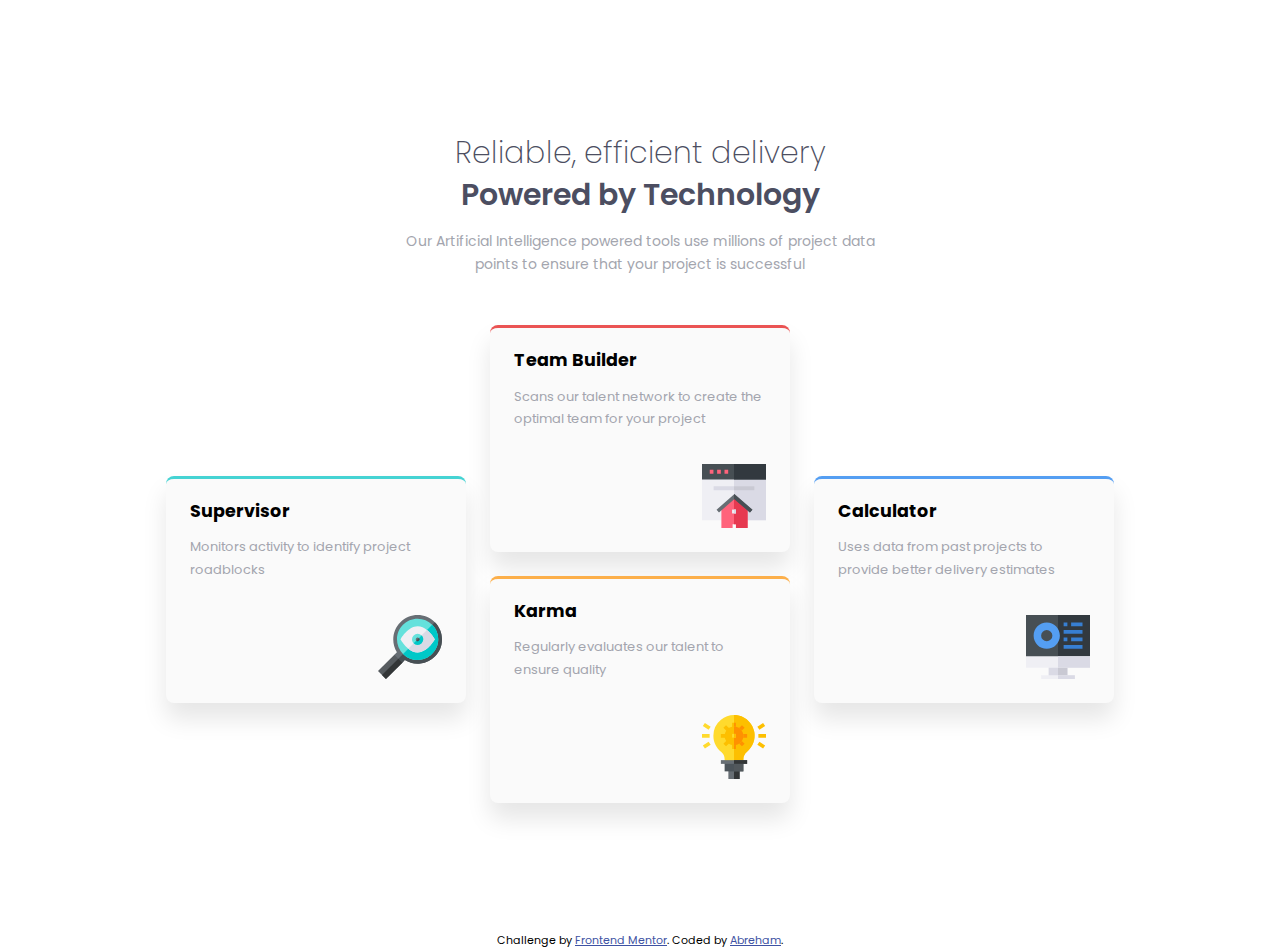
<file: index.html>
<!DOCTYPE html>
<html lang="en">
  <head>
    <meta charset="UTF-8" />
    <meta name="viewport" content="width=device-width, initial-scale=1.0" />

    <link
      rel="icon"
      type="image/png"
      sizes="32x32"
      href="./images/favicon-32x32.png"
    />

    <link rel="preconnect" href="https://fonts.googleapis.com" />
    <link rel="preconnect" href="https://fonts.gstatic.com" crossorigin />
    <link
      href="https://fonts.googleapis.com/css2?family=Poppins:wght@200;400;600&display=swap"
      rel="stylesheet"
    />
    <title>Frontend Mentor | Four card feature section</title>
    <link rel="stylesheet" href="style.css" />
  </head>
  <body>
    <section class="section-feature">
      <div class="feature-intro">
        <h2 class="feature-heading">
          Reliable, efficient delivery
          <span>Powered by Technology</span>
        </h2>
        <p class="feature-text">
          Our Artificial Intelligence powered tools use millions of project data
          points to ensure that your project is successful
        </p>
      </div>
      <div class="feature-card">
        <ul class="feature-card-list">
          <li class="card-item card-1">
            <h3 class="card-heading">Supervisor</h3>
            <p class="card-text">
              Monitors activity to identify project roadblocks
            </p>

            <img
              src="images/icon-supervisor.svg"
              alt="Idetifier glass"
              class="icon"
            />
          </li>
          <li class="card-item card-2">
            <h3 class="card-heading">Team Builder</h3>
            <p class="card-text">
              Scans our talent network to create the optimal team for your
              project
            </p>

            <img
              src="images/icon-team-builder.svg"
              alt="home icon"
              class="icon"
            />
          </li>
          <li class="card-item card-3">
            <h3 class="card-heading">Karma</h3>
            <p class="card-text">
              Regularly evaluates our talent to ensure quality
            </p>

            <img src="images/icon-karma.svg" alt="icon ideia" class="icon" />
          </li>
          <li class="card-item card-4">
            <h3 class="card-heading">Calculator</h3>
            <p class="card-text">
              Uses data from past projects to provide better delivery estimates
            </p>

            <img
              src="images/icon-calculator.svg"
              alt="calculator icon"
              class="icon"
            />
          </li>
        </ul>
      </div>
    </section>

    <footer>
      <p class="attribution">
        Challenge by
        <a href="https://www.frontendmentor.io?ref=challenge" target="_blank"
          >Frontend Mentor</a
        >. Coded by
        <a
          href="https://www.frontendmentor.io/profile/redstorm-hub"
          target="_blank"
          >Abreham</a
        >.
      </p>
    </footer>
  </body>
</html>
</file>
<file: style.css>
/*$$$$$$$$$$$$$$$$$$$$$$$$$$$$$$$$$$$$$$$$$$$$$$$$$$$$$
                # GENERAL Styling
$$$$$$$$$$$$$$$$$$$$$$$$$$$$$$$$$$$$$$$$$$$$$$$$$$$$$$$*/
* {
  margin: 0;
  padding: 0;
  box-sizing: inherit;
}

html {
  font-size: 62.5%;
  box-sizing: border-box;
}

body {
  font-family: "Poppins", sans-serif;
  font-weight: 400;
  font-size: 1.5rem;
  line-height: 1;
}

/*$$$$$$$$$$$$$$$$$$$$$$$$$$$$$$$$$$$$$$$$$$$$$$$$$$$$$
                # MAIN Styling
$$$$$$$$$$$$$$$$$$$$$$$$$$$$$$$$$$$$$$$$$$$$$$$$$$$$$$$*/
.section-feature {
  min-height: 95vh;
  margin: 4rem 0;

  display: grid;
  justify-content: center;
  align-items: center;
  gap: 5rem;
}

.feature-intro {
  align-self: end;
  display: grid;
  justify-items: center;

  gap: 1.4rem;
}

.feature-heading {
  text-align: center;
  color: hsl(234, 12%, 34%);
  font-weight: 200;
  font-size: 3rem;
  line-height: 1.4;
}

.feature-heading span {
  font-weight: 600;
  display: block;
}

.feature-text {
  color: hsl(229, 6%, 66%);
  line-height: 1.6;
  width: 50%;
  text-align: center;
  font-size: 1.4rem;
}

.feature-card {
  align-self: start;
  display: flex;
  justify-content: center;
}

.feature-card-list {
  display: grid;
  grid-template-columns: repeat(3, 300px);
  gap: 2.4rem;
}

.card-item {
  list-style: none;
  background-color: hsl(0, 0%, 98%);
  box-shadow: 0 1.6rem 2.4rem rgba(0, 0, 0, 0.1);
  border-radius: 8px;
  padding: 2.4rem;

  display: flex;
  flex-direction: column;
  gap: 1.6rem;
}

.card-1 {
  border-top: 3px solid hsl(180, 62%, 55%);
  grid-row: 2;

  transform: translateY(-10rem);
}

.card-2 {
  border-top: 3px solid hsl(0, 78%, 62%);
  grid-row: 1;
  grid-column: 2;
}

.card-3 {
  border-top: 3px solid hsl(34, 97%, 64%);
  grid-column: 2;
}

.card-4 {
  border-top: 3px solid hsl(212, 86%, 64%);
  grid-row: 2;
  grid-column: 3;

  transform: translateY(-10rem);
}

.card-text {
  font-size: 1.3rem;
  color: hsl(229, 6%, 66%);
  line-height: 1.7;
}

.icon {
  align-self: flex-end;

  padding-top: 1.8rem;
}
/*$$$$$$$$$$$$$$$$$$$$$$$$$$$$$$$$$$$$$$$$$$$$$$$$$$$$$
                # FOOTER Styling
$$$$$$$$$$$$$$$$$$$$$$$$$$$$$$$$$$$$$$$$$$$$$$$$$$$$$$$*/

.attribution {
  font-size: 11px;
  text-align: center;
}
.attribution a {
  color: hsl(228, 45%, 44%);
}

/*$$$$$$$$$$$$$$$$$$$$$$$$$$$$$$$$$$$$$$$$$$$$$$$$$$$$$
                # Media Quieris
$$$$$$$$$$$$$$$$$$$$$$$$$$$$$$$$$$$$$$$$$$$$$$$$$$$$$$$*/
/* $$$$$$$$$$$$$
        (Below: 1000px)
$$$$$$$$$$$$$ */
@media (max-width: 62.5em) {
  .feature-card-list {
    grid-template-columns: repeat(2, 1fr);
    gap: 2.4rem;

    padding: 0 8rem;
  }

  .card-1 {
    grid-row: 1;
    transform: translateY(0);
  }

  .card-2 {
    grid-row: 1;
    grid-column: 2;
  }

  .card-3 {
    grid-column: 1;
  }

  .card-4 {
    grid-row: 2;
    grid-column: 2;
    transform: translateY(0);
  }
}
/* $$$$$$$$$$$$$
        (Below: 800px)
$$$$$$$$$$$$$ */
@media (max-width: 50em) {
  .feature-heading {
    font-size: 2.4rem;
  }

  .feature-card-list {
    padding: 0 4rem;
  }

  .feature-text {
    width: 70%;
  }
}

/* $$$$$$$$$$$$$
        (Below: 600px)
$$$$$$$$$$$$$ */
@media (max-width: 37.5em) {
  .section-feature {
    gap: 2.4rem;
  }

  .feature-intro {
    padding: 0 3.2rem;
  }

  .feature-card-list {
    grid-template-columns: 1fr;
    padding: 3.2rem;
  }

  .card-1 {
    grid-column: 1;
    grid-row: 1;
  }

  .card-2 {
    grid-column: 1;
    grid-row: 2;
  }

  .card-3 {
    grid-row: 3;
  }

  .card-4 {
    grid-column: 1;
    grid-row: 4;
  }

  .feature-text {
    width: 100%;
    font-size: 1.5rem;
  }
}
</file>
